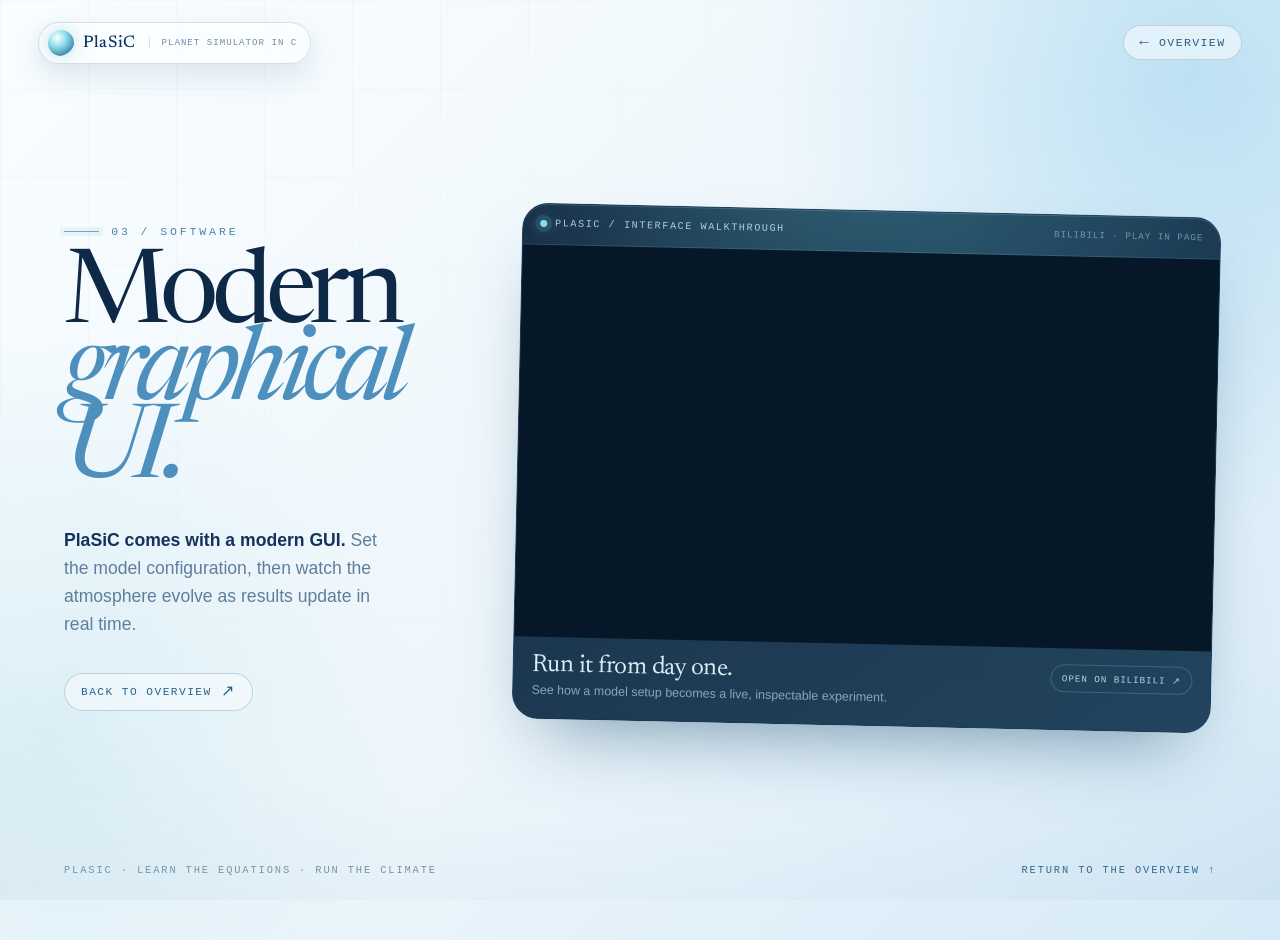
<file: docs-site/docs/software.html>
<!DOCTYPE html>
<html lang="en">
<head>
<meta charset="UTF-8">
<meta name="viewport" content="width=device-width, initial-scale=1.0">
<meta name="color-scheme" content="light">
<meta name="description" content="Explore the modern PlaSiC graphical interface and watch a short walkthrough of a climate experiment.">
<meta name="theme-color" content="#e9f3fb">
<link rel="icon" type="image/svg+xml" href="data:image/svg+xml,%3Csvg xmlns='http://www.w3.org/2000/svg' viewBox='0 0 64 64'%3E%3Cdefs%3E%3CradialGradient id='g' cx='35%25' cy='28%25'%3E%3Cstop stop-color='%23dffaff'/%3E%3Cstop offset='.48' stop-color='%237fe0f2'/%3E%3Cstop offset='1' stop-color='%231d5d7c'/%3E%3C/radialGradient%3E%3C/defs%3E%3Ccircle cx='32' cy='32' r='25' fill='url(%23g)'/%3E%3Cpath d='M12 34c13-9 27-11 40-4' fill='none' stroke='%23fff' stroke-opacity='.7' stroke-width='2'/%3E%3C/svg%3E">
<title>PlaSiC — Modern graphical UI</title>
<link rel="preconnect" href="https://fonts.googleapis.com">
<link rel="preconnect" href="https://fonts.gstatic.com" crossorigin>
<link href="https://fonts.googleapis.com/css2?family=Newsreader:ital,opsz,wght@0,6..72,400;0,6..72,500;1,6..72,400&amp;family=STIX+Two+Text:ital,wght@0,400;0,500;1,400&amp;display=swap" rel="stylesheet">
<style>
:root{
  --ink:#14325a;
  --ink-deep:#0e2948;
  --muted:#607e9c;
  --faint:#7d96ac;
  --blue:#4d8fbd;
  --blue-dark:#205081;
  --cyan:#69c8d8;
  --line:rgba(29,77,112,.17);
  --line-soft:rgba(29,77,112,.1);
  --glass:rgba(252,255,255,.68);
  --font-elegant:'Newsreader','Bodoni 72','Didot','Baskerville','Times New Roman',serif;
  --font-body:-apple-system,BlinkMacSystemFont,'Segoe UI',Roboto,'Helvetica Neue',Arial,sans-serif,'PingFang SC','Microsoft YaHei';
  --font-mono:'SF Mono',SFMono-Regular,ui-monospace,Menlo,Consolas,'Liberation Mono',monospace;
}
*{box-sizing:border-box;margin:0;padding:0}
html{scroll-behavior:smooth}
body{
  min-height:100svh;overflow-x:hidden;color:var(--ink);font-family:var(--font-body);
  background:
    radial-gradient(48% 70% at 93% 8%,rgba(121,195,231,.4),transparent 70%),
    radial-gradient(40% 60% at 4% 78%,rgba(185,225,237,.38),transparent 72%),
    linear-gradient(135deg,#f9fdff 0%,#eff7fc 48%,#d6eaf7 100%);
  -webkit-font-smoothing:antialiased;text-rendering:optimizeLegibility;
}
body::before{content:"";position:fixed;inset:0;z-index:-1;pointer-events:none;opacity:.4;background-image:linear-gradient(rgba(34,91,128,.07) 1px,transparent 1px),linear-gradient(90deg,rgba(34,91,128,.07) 1px,transparent 1px);background-size:88px 88px;-webkit-mask-image:linear-gradient(145deg,#000,transparent 76%);mask-image:linear-gradient(145deg,#000,transparent 76%)}
body::after{content:"";position:fixed;inset:0;z-index:-1;pointer-events:none;background:radial-gradient(120% 100% at 50% 36%,transparent 55%,rgba(35,90,124,.1) 100%)}
a{color:inherit;text-decoration:none}
button{font:inherit}
:focus-visible{outline:none;box-shadow:0 0 0 3px rgba(77,143,189,.25),0 0 0 1px var(--blue-dark);border-radius:10px}

.topbar{position:fixed;z-index:10;top:clamp(1rem,2.4vh,1.5rem);left:clamp(1rem,3vw,2.5rem);right:clamp(1rem,3vw,2.5rem);display:flex;align-items:center;justify-content:space-between;gap:1rem;pointer-events:none}
.topbar>*{pointer-events:auto}
.brand{display:inline-flex;align-items:center;gap:.58rem;padding:.45rem .82rem .45rem .55rem;border:1px solid rgba(39,98,136,.18);border-radius:999px;background:rgba(252,255,255,.65);backdrop-filter:blur(16px);box-shadow:0 12px 30px rgba(36,86,120,.12),inset 0 1px 0 rgba(255,255,255,.9);font:500 1.05rem var(--font-elegant);letter-spacing:.04em;color:#0d3568;transition:transform .25s ease,background .25s ease}
.brand:hover{transform:translateY(-1px);background:rgba(255,255,255,.9)}
.brand-mark{width:26px;height:26px;border-radius:50%;background:radial-gradient(circle at 35% 30%,#fff 0%,#91e1ee 35%,#438eb1 72%,transparent 78%);box-shadow:0 0 18px rgba(90,164,191,.34)}
.brand-sub{margin-left:.22rem;padding-left:.7rem;border-left:1px solid rgba(39,98,136,.18);font:500 .57rem var(--font-mono);letter-spacing:.11em;text-transform:uppercase;color:rgba(13,53,104,.58)}
.back-link{display:inline-flex;align-items:center;gap:.55rem;padding:.63rem .95rem;border:1px solid rgba(28,78,113,.2);border-radius:999px;background:rgba(255,255,255,.52);backdrop-filter:blur(14px);font:.72rem var(--font-mono);letter-spacing:.12em;text-transform:uppercase;color:#2c5d82;transition:transform .25s ease,background .25s ease,border-color .25s ease}
.back-link span{font-size:1rem;line-height:0;transition:transform .25s ease}
.back-link:hover,.back-link:focus-visible{transform:translateY(-1px);border-color:rgba(32,80,129,.42);background:rgba(255,255,255,.86)}
.back-link:hover span{transform:translateX(-3px)}

.page{width:min(100%,1680px);margin:0 auto;padding:clamp(7rem,13vh,10rem) clamp(1.25rem,5vw,5.7rem) clamp(2.4rem,5vw,5rem)}
.hero{display:grid;grid-template-columns:minmax(260px,.7fr) minmax(520px,1.3fr);align-items:center;gap:clamp(2.6rem,6vw,7.5rem);min-height:min(78svh,820px)}
.eyebrow{display:flex;align-items:center;gap:.75rem;margin-bottom:clamp(1rem,2.4vh,1.75rem);font:500 .72rem var(--font-mono);letter-spacing:.25em;text-transform:uppercase;color:#4c86a8}
.eyebrow::before{content:"";width:2.2rem;height:1px;background:#65aec6;box-shadow:0 0 0 4px rgba(101,174,198,.1)}
h1{max-width:11.5ch;font:400 clamp(4.4rem,8vw,9.8rem)/.76 var(--font-elegant);letter-spacing:-.065em;color:var(--ink-deep);text-wrap:balance}
h1 em{font-style:italic;color:var(--blue)}
.lede{max-width:38ch;margin-top:clamp(1.5rem,3.8vh,2.7rem);font-size:clamp(1.1rem,1.35vw,1.42rem);line-height:1.58;color:var(--muted);text-wrap:pretty}
.lede strong{color:var(--ink);font-weight:600}
.actions{display:flex;flex-wrap:wrap;gap:.75rem;margin-top:clamp(1.55rem,3.8vh,2.6rem)}
.action{display:inline-flex;align-items:center;gap:.6rem;padding:.76rem 1rem;border-radius:999px;font:500 .7rem var(--font-mono);letter-spacing:.13em;text-transform:uppercase;transition:transform .25s ease,box-shadow .25s ease,background .25s ease}
.action.primary{color:#f7fcff;background:linear-gradient(135deg,#24567f,#3b85ab);box-shadow:0 16px 30px -15px rgba(28,79,118,.8)}
.action.secondary{border:1px solid rgba(36,88,124,.24);color:#2a638b;background:rgba(255,255,255,.43)}
.action:hover,.action:focus-visible{transform:translateY(-2px)}
.action.primary:hover{box-shadow:0 22px 36px -15px rgba(28,79,118,.95);background:linear-gradient(135deg,#1d496f,#347a9e)}
.action.secondary:hover{background:rgba(255,255,255,.86);border-color:rgba(36,88,124,.42)}
.action i{font-style:normal;font-size:1rem;line-height:0}

.video-card{position:relative;border:1px solid rgba(30,78,113,.28);border-radius:26px;background:linear-gradient(145deg,rgba(12,36,61,.96),rgba(14,49,77,.9));box-shadow:0 36px 76px -32px rgba(26,77,111,.58),inset 0 1px 0 rgba(255,255,255,.15);overflow:hidden;transform:rotate(1.25deg);transition:transform .45s cubic-bezier(.2,.8,.2,1),box-shadow .45s ease}
.video-card:hover{transform:rotate(0) translateY(-5px);box-shadow:0 46px 90px -32px rgba(26,77,111,.7),inset 0 1px 0 rgba(255,255,255,.17)}
.video-card::before{content:"";position:absolute;z-index:0;inset:-25% -10% auto;height:75%;pointer-events:none;background:radial-gradient(ellipse at 50% 0%,rgba(102,219,230,.33),transparent 68%);mix-blend-mode:screen}
.video-head{position:relative;z-index:1;display:flex;align-items:center;justify-content:space-between;gap:1rem;padding:.9rem 1.05rem;border-bottom:1px solid rgba(187,228,238,.14);font:500 .63rem var(--font-mono);letter-spacing:.16em;text-transform:uppercase;color:#b3cfde}
.video-head-left{display:flex;align-items:center;gap:.5rem}.video-head-left::before{content:"";width:7px;height:7px;border-radius:50%;background:#7fe0f2;box-shadow:0 0 0 5px rgba(127,224,242,.12),0 0 16px rgba(127,224,242,.7)}
.video-head small{font-size:.58rem;letter-spacing:.1em;color:#7095aa}
.video-frame{position:relative;z-index:1;aspect-ratio:16 / 9;background:#061827}
.video-frame iframe{display:block;width:100%;height:100%;border:0}
.video-caption{position:relative;z-index:1;display:flex;align-items:flex-start;justify-content:space-between;gap:1rem;padding:1rem 1.15rem 1.15rem;color:#d9ecf3}
.video-caption strong{display:block;font:400 1.55rem var(--font-elegant);letter-spacing:-.02em}.video-caption span{display:block;margin-top:.28rem;font-size:.78rem;line-height:1.4;color:#83a9ba}
.video-out{display:inline-flex;align-items:center;gap:.35rem;padding:.45rem .62rem;border:1px solid rgba(170,221,234,.22);border-radius:999px;font:500 .58rem var(--font-mono);letter-spacing:.1em;text-transform:uppercase;color:#a9d8e5;white-space:nowrap;transition:background .25s ease,border-color .25s ease}
.video-out:hover{background:rgba(127,224,242,.14);border-color:rgba(170,221,234,.48)}

.footer{display:flex;justify-content:space-between;gap:1rem;padding-top:clamp(2.5rem,5vh,4rem);font:500 .65rem var(--font-mono);letter-spacing:.18em;text-transform:uppercase;color:#7794a8}.footer a{color:#2f6b91;transition:color .2s ease}.footer a:hover{color:#163e61}

@media(max-width:980px){.hero{grid-template-columns:1fr;gap:3rem;min-height:0}.hero-copy{max-width:46rem}h1{max-width:9ch}.video-card{max-width:860px;margin:0 auto;transform:none}.video-card:hover{transform:translateY(-3px)}}
@media(max-width:680px){.topbar{align-items:flex-start}.brand-sub{display:none}.back-link{padding:.56rem .75rem;font-size:.62rem}.page{padding:6.8rem 1.1rem 2rem}.hero{gap:2rem}.eyebrow{font-size:.62rem;letter-spacing:.18em}h1{font-size:clamp(4rem,18vw,6.3rem)}.lede{font-size:1.02rem}.actions{gap:.55rem}.action{font-size:.62rem;padding:.7rem .82rem}.video-card{border-radius:18px}.video-head{padding:.75rem .82rem;font-size:.54rem}.video-head small{font-size:.48rem}.video-caption{display:block;padding:.85rem .9rem 1rem}.video-caption strong{font-size:1.35rem}.video-out{margin-top:.8rem}.footer{display:block;line-height:1.8}.footer a{display:block;margin-top:.4rem}}
@media(prefers-reduced-motion:reduce){*,*::before,*::after{animation-duration:.001ms!important;transition-duration:.001ms!important;scroll-behavior:auto!important}}
</style>
</head>
<body>
  <header class="topbar">
    <a class="brand" href="index.html#s4" aria-label="Back to PlaSiC overview">
      <span class="brand-mark" aria-hidden="true"></span>
      <span>PlaSiC</span>
      <span class="brand-sub">Planet Simulator in C</span>
    </a>
    <a class="back-link" href="index.html#s4"><span aria-hidden="true">←</span> Overview</a>
  </header>

  <main class="page">
    <section class="hero" aria-labelledby="software-title">
      <div class="hero-copy">
        <p class="eyebrow">03 / Software</p>
        <h1 id="software-title">Modern <em>graphical UI.</em></h1>
        <p class="lede"><strong>PlaSiC comes with a modern GUI.</strong> Set the model configuration, then watch the atmosphere evolve as results update in real time.</p>
        <div class="actions">
          <a class="action secondary" href="index.html#s4">Back to overview <i aria-hidden="true">↗</i></a>
        </div>
      </div>

      <figure class="video-card" id="video" aria-labelledby="video-title">
        <div class="video-head"><span class="video-head-left">PlaSiC / interface walkthrough</span><small>BILIBILI · PLAY IN PAGE</small></div>
        <div class="video-frame">
          <iframe src="https://player.bilibili.com/player.html?bvid=BV1Q4h26FELk&amp;page=1&amp;high_quality=1&amp;danmaku=0&amp;autoplay=0" title="PlaSiC graphical interface walkthrough on Bilibili" allowfullscreen allow="fullscreen; autoplay; encrypted-media; picture-in-picture" referrerpolicy="strict-origin-when-cross-origin"></iframe>
        </div>
        <figcaption class="video-caption">
          <div><strong id="video-title">Run it from day one.</strong><span>See how a model setup becomes a live, inspectable experiment.</span></div>
          <a class="video-out" href="https://www.bilibili.com/video/BV1Q4h26FELk/?vd_source=dc9541b01ceb0c792766dbb80b069cd4" target="_blank" rel="noopener">Open on Bilibili ↗</a>
        </figcaption>
      </figure>
    </section>

    <footer class="footer"><span>PlaSiC · Learn the equations · Run the climate</span><a href="index.html#s4">Return to the overview ↑</a></footer>
  </main>
</body>
</html>
</file>
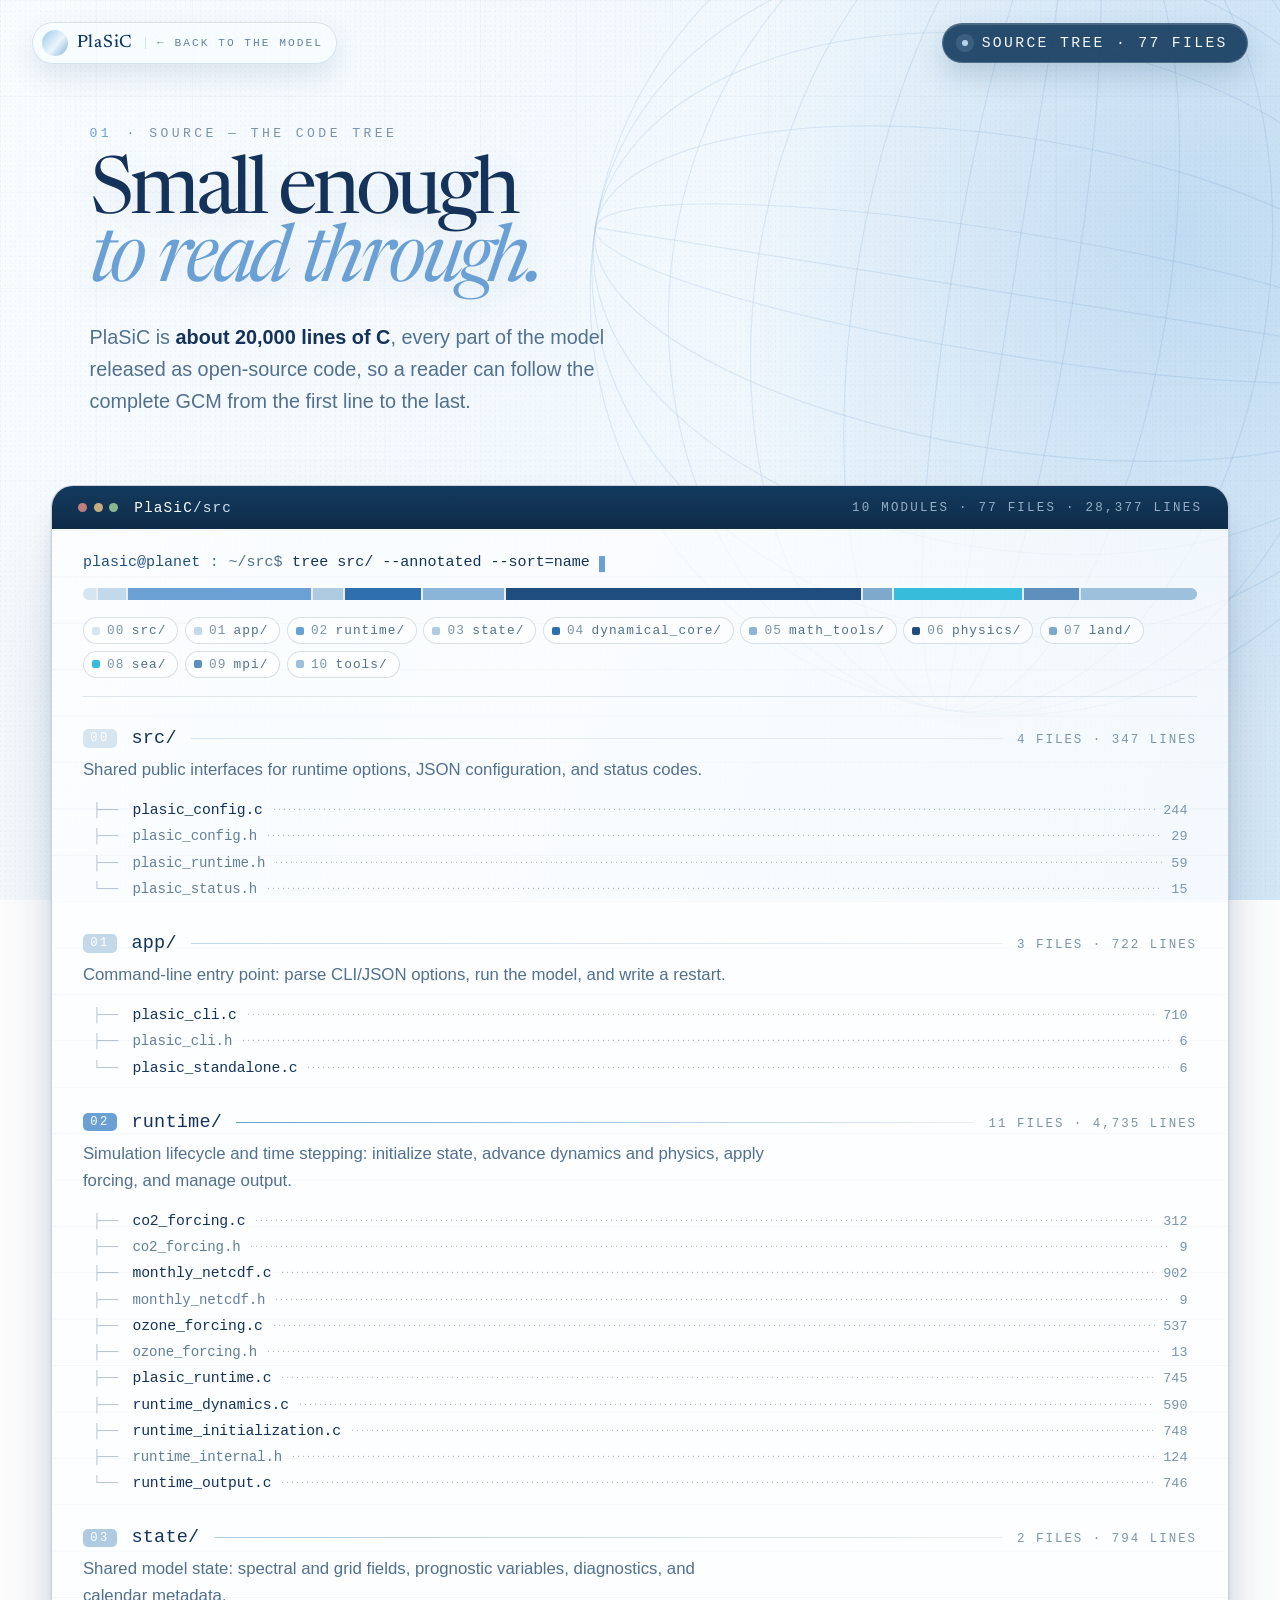
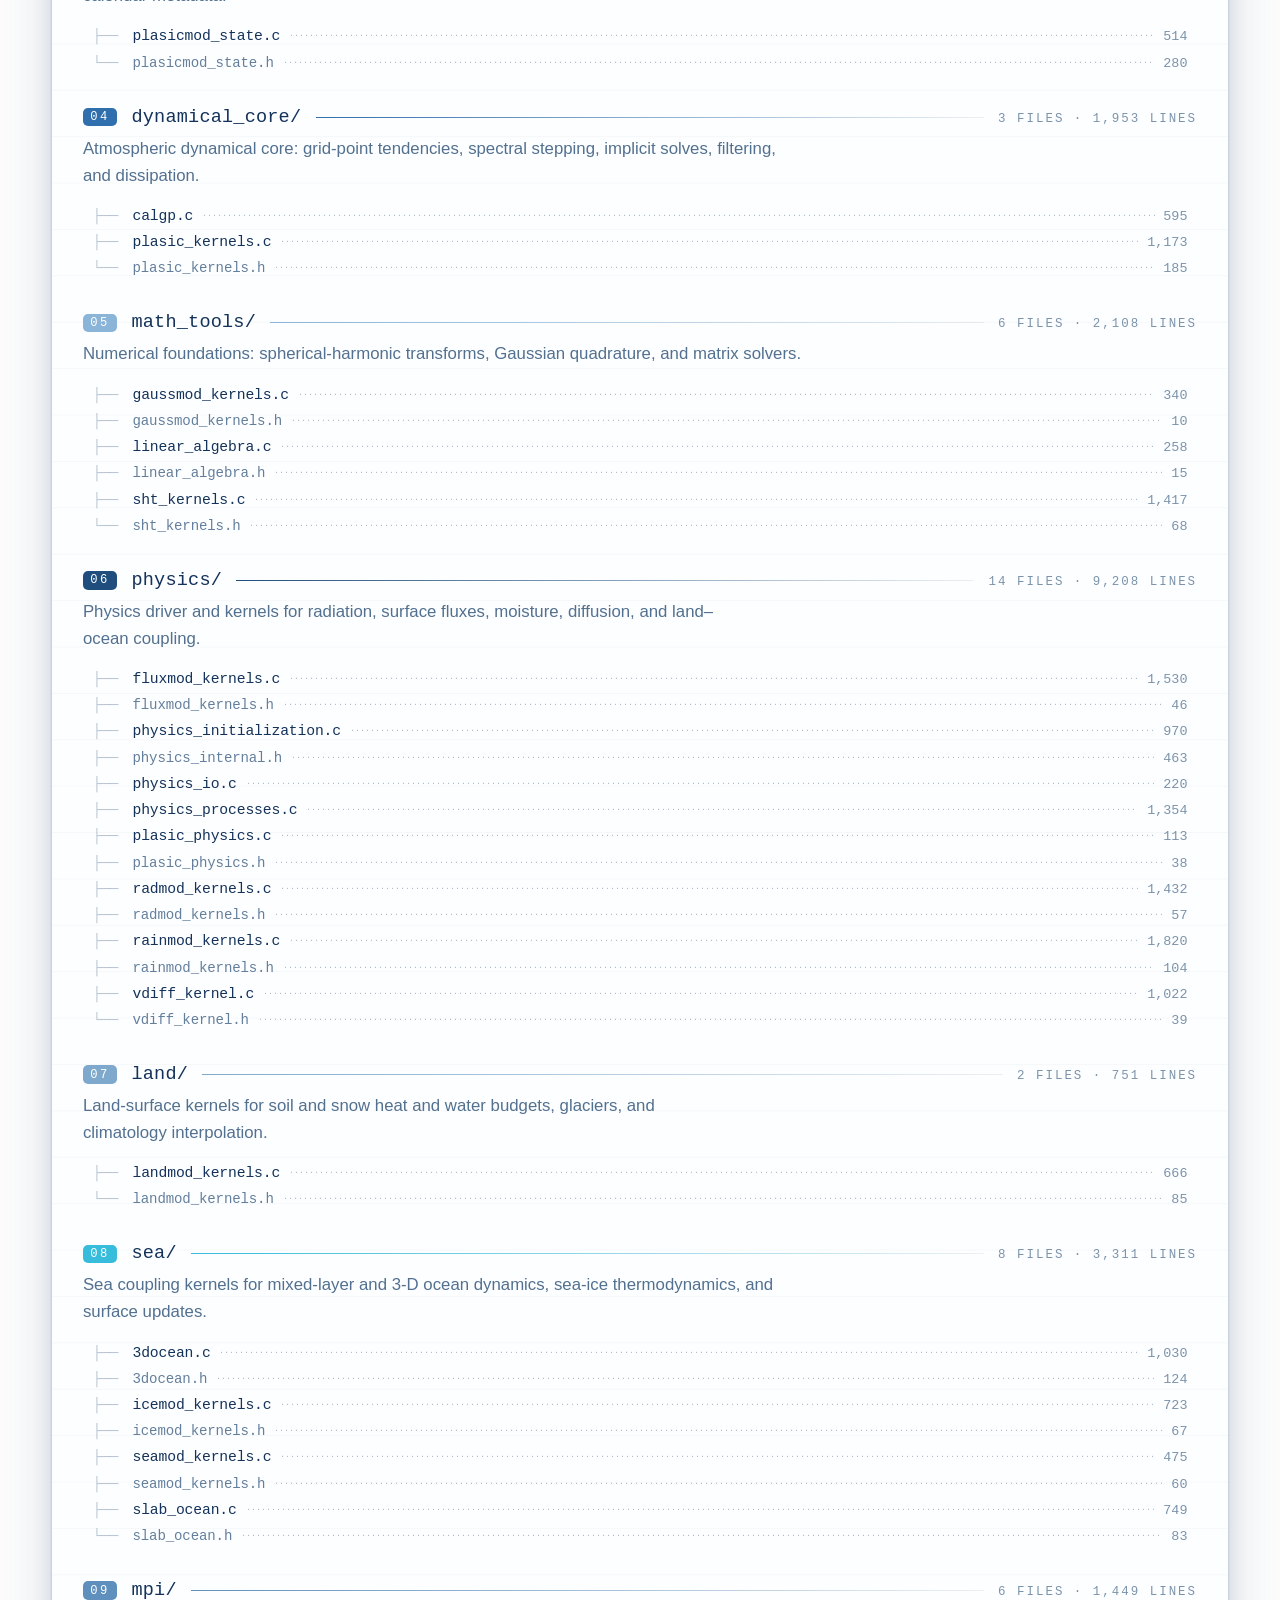
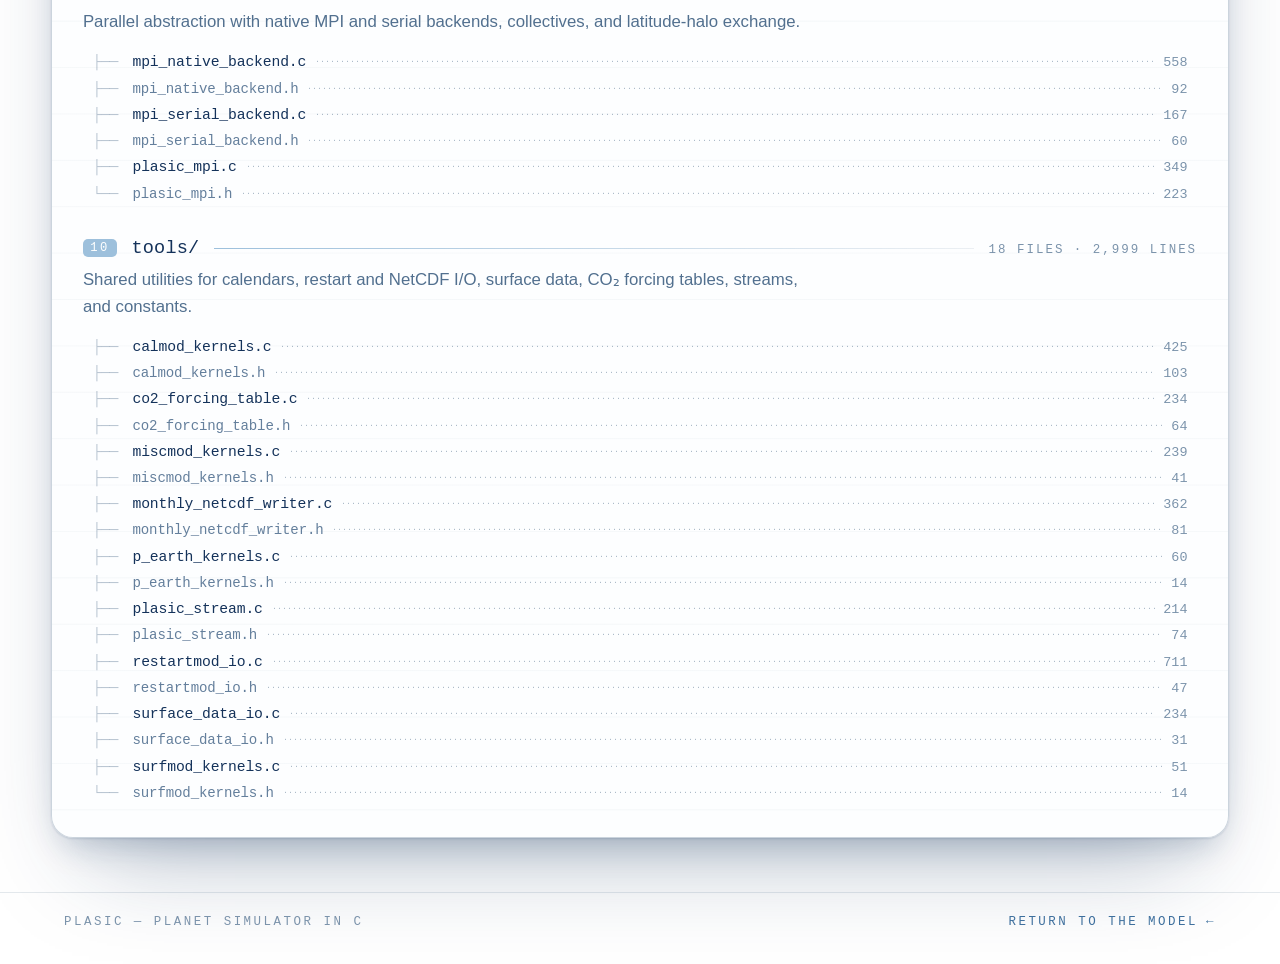
<file: docs-site/docs/source.html>
<!DOCTYPE html>
<html lang="en">
<head>
<meta charset="UTF-8">
<meta name="viewport" content="width=device-width, initial-scale=1.0">
<meta name="color-scheme" content="light">
<meta name="description" content="The complete PlaSiC source tree, file by file: about 20,000 lines of C, entirely open source and small enough to read from the first line to the last.">
<meta name="theme-color" content="#f8fcff">
<link rel="icon" type="image/svg+xml" href="data:image/svg+xml,%3Csvg xmlns='http://www.w3.org/2000/svg' viewBox='0 0 64 64'%3E%3Cdefs%3E%3CradialGradient id='g' cx='35%25' cy='28%25'%3E%3Cstop stop-color='%23dffaff'/%3E%3Cstop offset='.48' stop-color='%237fe0f2'/%3E%3Cstop offset='1' stop-color='%231d5d7c'/%3E%3C/radialGradient%3E%3C/defs%3E%3Ccircle cx='32' cy='32' r='25' fill='url(%23g)'/%3E%3Cpath d='M12 34c13-9 27-11 40-4' fill='none' stroke='%23fff' stroke-opacity='.7' stroke-width='2'/%3E%3C/svg%3E">
<title>PlaSiC — The Source Tree</title>
<link rel="preconnect" href="https://fonts.googleapis.com">
<link rel="preconnect" href="https://fonts.gstatic.com" crossorigin>
<link href="https://fonts.googleapis.com/css2?family=Newsreader:ital,opsz,wght@0,6..72,400;0,6..72,500;1,6..72,400&amp;display=swap" rel="stylesheet">

<style>
/* ============================================================
   1. TOKENS + RESET
   The palette is the ice-blue closing page of index.html,
   pushed a little further towards a workbench: same navy ink,
   same #6ba0d4 accent, hairline rules, one monospace grid.
   ============================================================ */
:root{
  --ink:#14325a;
  --soft:#647f9c;
  --soft-2:#52708f;
  --faint:#7b93ab;

  --blue:#6ba0d4;
  --blue-deep:#205081;
  --link:#3d6f9d;

  --line:rgba(28,64,102,.16);
  --line-soft:rgba(28,64,102,.12);
  --line-strong:rgba(28,64,102,.22);

  --glass:rgba(248,253,255,.66);
  --glass-line:rgba(35,91,130,.16);

  --navy:#133a5e;
  --navy-deep:#0f2c49;

  --font-elegant:'Newsreader','Bodoni 72','Didot','Baskerville','Times New Roman',serif;
  --font-display:'Bodoni 72','Didot','Bodoni MT',var(--font-elegant);
  --font-body:-apple-system,BlinkMacSystemFont,'Segoe UI',Roboto,'Helvetica Neue',Arial,sans-serif,'PingFang SC','Microsoft YaHei';
  --font-mono:'SF Mono',SFMono-Regular,ui-monospace,Menlo,Consolas,'Liberation Mono',monospace;

  --shadow-plate:
    0 1px 2px rgba(20,50,90,.14),
    0 16px 34px -12px rgba(20,50,90,.26),
    0 52px 96px -38px rgba(20,50,90,.34);
  --shadow-plate-hover:
    0 2px 3px rgba(20,50,90,.16),
    0 26px 50px -14px rgba(20,50,90,.30),
    0 76px 128px -44px rgba(20,50,90,.40);
  --focus-ring:
    0 0 0 3px rgba(107,160,212,.3),
    0 0 0 1px rgba(35,91,130,.8);
}

*{box-sizing:border-box;margin:0;padding:0}
html{scroll-behavior:smooth;scroll-padding-top:6rem}
body{
  font-family:var(--font-body);
  color:var(--ink);
  background:
    radial-gradient(54% 86% at 92% 26%, rgba(105,165,220,.28), transparent 66%),
    linear-gradient(112deg, #f8fcff 0%, #f1f8fd 53%, #d5e9f8 100%);
  background-attachment:fixed;
  -webkit-font-smoothing:antialiased;
  text-rendering:optimizeLegibility;
  overflow-x:hidden;
  min-height:100svh;
  animation:pageIn .55s ease both;
}
@keyframes pageIn{from{opacity:0}}
a{color:inherit;text-decoration:none}
img{display:block}
button{font-family:inherit;cursor:pointer;background:none;border:none;color:inherit}
::selection{background:rgba(107,160,212,.32);color:#0f2846}
:focus-visible{outline:none;box-shadow:var(--focus-ring);border-radius:10px}

/* ============================================================
   2. BACKGROUND — ice sweep, the book's graticule, dot grain,
      and a workbench grid that fades away down the page
   ============================================================ */
.bg{
  position:fixed;inset:0;z-index:0;pointer-events:none;
  background:radial-gradient(140% 120% at 55% 45%, transparent 70%, rgba(54,115,177,.09) 100%);
}
.bg .graticule{
  position:absolute;right:-16vw;top:-20vh;width:min(74vw,980px);
  opacity:.38;transform:rotate(9deg);
}
.bg .graticule svg{display:block;width:100%;height:auto}
.bg::before{
  content:"";position:absolute;inset:0;opacity:.5;
  background-image:
    linear-gradient(rgba(28,64,102,.05) 1px,transparent 1px),
    linear-gradient(90deg,rgba(28,64,102,.05) 1px,transparent 1px);
  background-size:96px 96px;
  -webkit-mask-image:linear-gradient(180deg,#000 12%,transparent 92%);
  mask-image:linear-gradient(180deg,#000 12%,transparent 92%);
}
.bg::after{
  content:"";position:absolute;inset:0;opacity:.55;mix-blend-mode:multiply;
  background-image:
    radial-gradient(circle at 12% 21%, rgba(23,58,92,.08) 0 .45px, transparent .7px),
    radial-gradient(circle at 73% 61%, rgba(23,58,92,.06) 0 .45px, transparent .7px);
  background-size:5px 5px,7px 7px;
}

/* ============================================================
   3. FIXED CHROME — the glass pills of index.html
   ============================================================ */
.topbar{
  position:fixed;z-index:30;
  top:clamp(1rem,2.4vh,1.5rem);
  left:clamp(1.1rem,2.5vw,2rem);right:clamp(1.1rem,2.5vw,2rem);
  display:flex;justify-content:space-between;align-items:center;gap:1rem;
  pointer-events:none;
}
.topbar > *{pointer-events:auto}
.brand{
  display:flex;align-items:center;gap:.55rem;
  padding:.46rem .82rem .46rem .56rem;
  border:1px solid var(--glass-line);border-radius:999px;
  background:var(--glass);
  -webkit-backdrop-filter:blur(16px) saturate(125%);
  backdrop-filter:blur(16px) saturate(125%);
  box-shadow:0 12px 28px rgba(32,78,112,.12),inset 0 1px 0 rgba(255,255,255,.86);
  font-family:var(--font-elegant);font-size:1.05rem;font-weight:500;letter-spacing:.04em;
  color:#0d3568;
  transition:transform .3s ease,border-color .3s ease,background .3s ease;
}
.brand:hover{transform:translateY(-1px);border-color:rgba(35,91,130,.3);background:rgba(255,255,255,.88)}
.brand .mark{
  width:26px;height:26px;border-radius:50%;flex:none;
  background:linear-gradient(130deg,#8fc2ea,#eaf4fb 56%,#6ea6d4);
  opacity:.9;
}
.brand .crumb{
  margin-left:.25rem;padding-left:.7rem;border-left:1px solid var(--glass-line);
  font-family:var(--font-mono);font-size:.62rem;letter-spacing:.18em;text-transform:uppercase;
  color:rgba(13,53,104,.62);
}
.edition{
  display:flex;align-items:center;gap:.85rem;
  padding:.68rem 1.2rem;border:1px solid rgba(255,255,255,.18);border-radius:99px;
  background:rgba(19,58,94,.9);color:#f5f7f9;
  box-shadow:0 12px 28px rgba(28,73,112,.2),inset 0 1px 0 rgba(255,255,255,.16);
  font-family:var(--font-mono);font-size:.86rem;letter-spacing:.16em;text-transform:uppercase;
  white-space:nowrap;
}
.edition::before{
  content:"";width:6px;height:6px;border-radius:50%;flex:none;
  background:#b8d4ec;box-shadow:0 0 0 6px rgba(184,212,236,.14);
}

/* ============================================================
   4. HERO — the argument for a source tree that is readable
   ============================================================ */
.hero{
  position:relative;z-index:2;
  max-width:1500px;margin:0 auto;
  display:grid;grid-template-columns:1fr;
  align-items:center;
  padding:clamp(7rem,14vh,10rem) clamp(3rem,7vw,7rem) clamp(2rem,4.5vh,3.2rem);
}
.kicker{
  font-family:var(--font-mono);font-size:.72rem;font-weight:500;
  letter-spacing:.26em;text-transform:uppercase;color:var(--faint);
}
.kicker b{color:var(--blue);font-weight:500;margin-right:.2rem}
.hero h1{
  margin-top:clamp(1rem,2.2vh,1.7rem);
  font-family:var(--font-display);
  font-size:clamp(3.6rem,6.2vw,7.4rem);font-weight:400;
  line-height:.86;letter-spacing:-.055em;color:var(--ink);
  text-shadow:0 10px 34px rgba(44,93,142,.12);
  text-wrap:balance;
}
.hero h1 em{font-style:italic;color:var(--blue)}
.lede{
  margin-top:clamp(1.2rem,2.8vh,2.2rem);
  max-width:48ch;
  font-size:clamp(1.15rem,1.45vw,1.55rem);line-height:1.6;color:var(--soft-2);
  text-wrap:pretty;
}
.lede strong{color:var(--ink);font-weight:600}

.dots{display:inline-flex;gap:.42rem;flex:none}
.dots i{width:9px;height:9px;border-radius:50%;background:#d9e7f3;opacity:.5}
.dots i:nth-child(1){background:#e08b84;opacity:.85}
.dots i:nth-child(2){background:#e7c489;opacity:.85}
.dots i:nth-child(3){background:#9ecf9b;opacity:.85}

/* ============================================================
   5. THE TREE — a terminal window holding the whole src/ map
   ============================================================ */
.map{
  position:relative;z-index:2;
  padding:clamp(1.2rem,3vh,2.4rem) clamp(1.2rem,4vw,4.4rem) clamp(2.4rem,6vh,4rem);
}
.term{
  max-width:1500px;margin:0 auto;
  border:1px solid var(--line-strong);border-radius:22px;overflow:hidden;
  background:rgba(252,254,255,.74);
  -webkit-backdrop-filter:blur(14px) saturate(120%);
  backdrop-filter:blur(14px) saturate(120%);
  box-shadow:var(--shadow-plate);
}
.term-bar{
  display:flex;align-items:center;gap:1rem;flex-wrap:wrap;
  padding:.85rem clamp(1rem,2.2vw,1.6rem);
  background:linear-gradient(180deg,var(--navy),var(--navy-deep));
  color:#e6f1fa;
}
.term-path{
  font-family:var(--font-mono);font-size:.8rem;letter-spacing:.08em;color:#cfe3f3;
}
.term-path b{font-weight:500;color:#fff}
.term-meta{
  margin-left:auto;
  font-family:var(--font-mono);font-size:.68rem;letter-spacing:.18em;text-transform:uppercase;
  color:rgba(207,227,243,.7);
}
.term-body{
  padding:clamp(1.1rem,2.6vh,1.8rem) clamp(1.1rem,2.4vw,2.2rem) clamp(1.6rem,3.4vh,2.4rem);
  background-image:linear-gradient(rgba(28,64,102,.035) 1px,transparent 1px);
  background-size:100% 2.9rem;
  background-position:0 1px;
}

/* ---- prompt + composition + module index ---- */
.prompt{
  font-family:var(--font-mono);font-size:.86rem;color:var(--soft-2);
  display:flex;align-items:center;gap:.6rem;flex-wrap:wrap;
}
.prompt .p-user{color:var(--blue-deep)}
.prompt .p-cmd{color:var(--ink)}
.caret{
  display:inline-block;width:.6ch;height:1.05em;transform:translateY(.14em);
  background:var(--blue);animation:blink 1.15s steps(1,end) infinite;
}
@keyframes blink{50%{opacity:0}}
.composition{
  display:flex;align-items:stretch;gap:2px;
  height:12px;margin-top:1.05rem;
  border-radius:99px;overflow:hidden;background:rgba(28,64,102,.08);
}
.composition span{
  display:block;flex-basis:0;min-width:3px;
  background:var(--c);
  transition:filter .3s ease;
}
.composition span:hover{filter:brightness(.82)}
.term-index{
  display:flex;flex-wrap:wrap;gap:.4rem;
  margin-top:1.1rem;padding-bottom:1.15rem;
  border-bottom:1px solid var(--line-soft);
}
.chip{
  display:inline-flex;align-items:center;gap:.45rem;
  padding:.32rem .68rem .32rem .5rem;
  border:1px solid var(--line);border-radius:999px;
  background:rgba(255,255,255,.6);
  font-family:var(--font-mono);font-size:.7rem;letter-spacing:.08em;color:var(--soft-2);
  transition:border-color .25s ease,background .25s ease,color .25s ease,transform .25s ease;
}
.chip i{width:8px;height:8px;border-radius:2px;background:var(--c);flex:none}
.chip b{font-weight:500;color:var(--faint)}
.chip:hover{border-color:rgba(37,92,140,.45);background:#fff;color:var(--ink);transform:translateY(-1px)}

/* ---- one module ---- */
.mod{margin-top:clamp(1.6rem,3.4vh,2.4rem)}
.mod-head{display:flex;align-items:baseline;gap:.9rem;flex-wrap:wrap}
.mod-num{
  font-family:var(--font-mono);font-size:.68rem;letter-spacing:.2em;color:#fff;
  background:var(--c);padding:.14rem .46rem;border-radius:5px;
  align-self:center;
}
.mod-dir{
  font-family:var(--font-mono);font-size:clamp(1.05rem,1.35vw,1.32rem);font-weight:500;
  letter-spacing:.01em;color:var(--ink);
}
.mod-rule{
  flex:1 1 3rem;height:1px;min-width:2rem;align-self:center;
  background:linear-gradient(90deg,var(--c),rgba(28,64,102,.08));
}
.mod-meta{
  font-family:var(--font-mono);font-size:.68rem;letter-spacing:.16em;text-transform:uppercase;
  color:var(--faint);white-space:nowrap;
}
.mod-note{
  margin-top:.5rem;max-width:78ch;
  font-size:clamp(.98rem,1.02vw,1.1rem);line-height:1.6;color:var(--soft-2);
  text-wrap:pretty;
}
.files{list-style:none;margin-top:.85rem}
.f{
  display:grid;
  grid-template-columns:1.75rem minmax(0,1fr);
  align-items:baseline;column-gap:.75rem;
  padding:.3rem .6rem .34rem;
  border-radius:8px;
  transition:background .22s ease;
}
.f:hover{background:rgba(255,255,255,.75)}
.br{font-family:var(--font-mono);font-size:.8rem;color:rgba(28,64,102,.3);user-select:none}
.fhead{display:flex;align-items:baseline;gap:.55rem;min-width:0}
.fn{
  font-family:var(--font-mono);font-size:.82rem;letter-spacing:-.01em;
  color:var(--ink);white-space:nowrap;overflow:hidden;text-overflow:ellipsis;
}
.fn.h{color:var(--soft);font-size:.79rem}
.lead{
  flex:1 1 auto;min-width:.6rem;height:1px;
  background-image:radial-gradient(circle,rgba(28,64,102,.42) 0 .5px,transparent .5px);
  background-size:5px 1px;background-repeat:repeat-x;background-position:0 100%;
  transform:translateY(-.26em);
}
.fl{
  font-family:var(--font-mono);font-size:.74rem;text-align:right;
  color:var(--faint);font-variant-numeric:tabular-nums;flex:none;
}
/* ============================================================
   6. FOOTER
   ============================================================ */
.site-foot{
  position:relative;z-index:2;
  max-width:1500px;margin:0 auto;
  display:flex;justify-content:space-between;align-items:center;gap:1.5rem;flex-wrap:wrap;
  padding:1.4rem clamp(2.4rem,5vw,5rem) 2.2rem;
  border-top:1px solid var(--line-soft);
  font-family:var(--font-mono);font-size:.68rem;letter-spacing:.2em;text-transform:uppercase;
  color:var(--faint);
}
.site-foot a{
  display:inline-flex;align-items:center;gap:.5rem;color:var(--link);
  transition:color .25s ease;
}
.site-foot a i{font-style:normal;transition:transform .3s ease}
.site-foot a:hover{color:var(--ink)}
.site-foot a:hover i{transform:translateX(-4px)}

/* ============================================================
   7. REVEAL + MOTION PREFERENCES
   ============================================================ */
.reveal{
  opacity:0;transform:translateY(26px);
  transition:opacity .9s ease var(--d,0s),transform 1s cubic-bezier(.16,.8,.28,1) var(--d,0s);
}
body.in .reveal{opacity:1;transform:none}

@media (prefers-reduced-motion:reduce){
  *,*::before,*::after{animation:none!important;transition:none!important}
  html{scroll-behavior:auto}
}

/* ============================================================
   8. RESPONSIVE
   ============================================================ */
@media (max-width:1180px){
  .hero{align-items:start;padding-top:7.6rem}
  .hero-copy{max-width:760px}
}
@media (max-width:900px){
  .f{grid-template-columns:1.5rem minmax(0,1fr);row-gap:.1rem}
}
@media (max-width:700px){
  .brand .crumb{display:none}
  .edition{font-size:.6rem;letter-spacing:.14em;padding:.56rem .85rem;gap:.6rem}
  .edition::before{box-shadow:0 0 0 5px rgba(184,212,236,.14)}
  .hero{padding:6.8rem 1.8rem 2rem;gap:2.2rem}
  .map{padding-left:1rem;padding-right:1rem}
  .term-meta{display:none}
  .term-body{background-size:100% 3.4rem}
  .site-foot{padding-left:1.4rem;padding-right:1.4rem}
}
@media (max-width:430px){
  .hero h1{font-size:clamp(2.8rem,12vw,3.5rem)}
  .f{grid-template-columns:1.35rem minmax(0,1fr);padding-left:0;padding-right:0}
}

/* Reading-size adjustments: keep the existing visual hierarchy while making
   the source tree's supporting text easier to read at normal zoom. */
.brand{font-size:1.12rem}
.brand .crumb{font-size:.7rem}
.edition{font-size:.92rem}
.kicker{font-size:.82rem}
.lede{font-size:clamp(1.22rem,1.55vw,1.68rem)}
.term-path{font-size:.9rem}
.term-meta{font-size:.78rem}
.prompt{font-size:.94rem}
.chip{font-size:.8rem}
.mod-num{font-size:.76rem}
.mod-dir{font-size:clamp(1.15rem,1.45vw,1.45rem)}
.mod-meta{font-size:.78rem}
.mod-note{font-size:clamp(1.05rem,1.1vw,1.18rem)}
.br{font-size:.9rem}
.fn{font-size:.92rem}
.fn.h{font-size:.88rem}
.fl{font-size:.84rem}
.site-foot{font-size:.78rem}

@media (max-width:700px){
  .edition{font-size:.68rem}
}
</style>
</head>
<body>

<!-- background layers -->
<div class="bg" aria-hidden="true">
  <div class="graticule" aria-hidden="true">
    <svg viewBox="0 0 800 800" fill="none" stroke="#2f6fae" stroke-width="1">
      <g stroke-opacity=".3">
        <circle cx="400" cy="400" r="356"/>
        <ellipse cx="400" cy="400" rx="356" ry="288"/>
        <ellipse cx="400" cy="400" rx="356" ry="216"/>
        <ellipse cx="400" cy="400" rx="356" ry="132"/>
        <ellipse cx="400" cy="400" rx="356" ry="52"/>
        <ellipse cx="400" cy="400" rx="288" ry="356"/>
        <ellipse cx="400" cy="400" rx="216" ry="356"/>
        <ellipse cx="400" cy="400" rx="132" ry="356"/>
        <ellipse cx="400" cy="400" rx="52" ry="356"/>
        <line x1="44" y1="400" x2="756" y2="400"/>
        <line x1="400" y1="44" x2="400" y2="756"/>
      </g>
    </svg>
  </div>
</div>

<!-- fixed chrome -->
<header class="topbar">
  <a class="brand" href="index.html">
    <span class="mark" aria-hidden="true"></span>
    <span>PlaSiC</span>
    <span class="crumb">← Back to the model</span>
  </a>
  <span class="edition">Source tree · 77 files</span>
</header>

<main>
  <!-- ============ HERO : the claim ============ -->
  <section class="hero">
    <div class="hero-copy">
      <p class="kicker reveal" style="--d:.05s"><b>01</b> · Source — the code tree</p>
      <h1 class="reveal" style="--d:.12s">Small enough<br><em>to read through.</em></h1>
      <p class="lede reveal" style="--d:.2s">
        PlaSiC is <strong>about 20,000 lines of C</strong>,
        every part of the model released as open-source code, so a
        reader can follow the complete GCM from the first line to the last.
      </p>
    </div>

  </section>

  <!-- ============ THE TREE ============ -->
  <section class="map">
    <div class="term reveal" style="--d:.1s">
      <div class="term-bar">
        <span class="dots" aria-hidden="true"><i></i><i></i><i></i></span>
        <span class="term-path"><b>PlaSiC</b>/src</span>
        <span class="term-meta">10 modules · 77 files · 28,377 lines</span>
      </div>

      <div class="term-body">
        <p class="prompt" aria-hidden="true"><span class="p-user">plasic@planet</span><span>:</span><span>~/src$</span><span class="p-cmd">tree src/ --annotated --sort=name</span><span class="caret"></span></p>

        <div class="composition" role="img" aria-label="Share of the source lines held by each module">
        <span style="--c:#d7e5f0;flex-grow:347" title="src/ 347 lines"></span>
        <span style="--c:#c3d9ea;flex-grow:722" title="app/ 722 lines"></span>
        <span style="--c:#6ba0d4;flex-grow:4735" title="runtime/ 4,735 lines"></span>
        <span style="--c:#aecbe2;flex-grow:794" title="state/ 794 lines"></span>
        <span style="--c:#2f6fae;flex-grow:1953" title="dynamical_core/ 1,953 lines"></span>
        <span style="--c:#8ab4d8;flex-grow:2108" title="math_tools/ 2,108 lines"></span>
        <span style="--c:#1f4e7e;flex-grow:9208" title="physics/ 9,208 lines"></span>
        <span style="--c:#7fa9cc;flex-grow:751" title="land/ 751 lines"></span>
        <span style="--c:#37bddb;flex-grow:3311" title="sea/ 3,311 lines"></span>
        <span style="--c:#5f8fbd;flex-grow:1449" title="mpi/ 1,449 lines"></span>
        <span style="--c:#9dc0dc;flex-grow:2999" title="tools/ 2,999 lines"></span>
        </div>

        <nav class="term-index" aria-label="Modules">
        <a class="chip" href="#mod-root"><i style="--c:#d7e5f0" aria-hidden="true"></i><b>00</b>src/</a>
        <a class="chip" href="#mod-app"><i style="--c:#c3d9ea" aria-hidden="true"></i><b>01</b>app/</a>
        <a class="chip" href="#mod-runtime"><i style="--c:#6ba0d4" aria-hidden="true"></i><b>02</b>runtime/</a>
        <a class="chip" href="#mod-state"><i style="--c:#aecbe2" aria-hidden="true"></i><b>03</b>state/</a>
        <a class="chip" href="#mod-dynamical_core"><i style="--c:#2f6fae" aria-hidden="true"></i><b>04</b>dynamical_core/</a>
        <a class="chip" href="#mod-math_tools"><i style="--c:#8ab4d8" aria-hidden="true"></i><b>05</b>math_tools/</a>
        <a class="chip" href="#mod-physics"><i style="--c:#1f4e7e" aria-hidden="true"></i><b>06</b>physics/</a>
        <a class="chip" href="#mod-land"><i style="--c:#7fa9cc" aria-hidden="true"></i><b>07</b>land/</a>
        <a class="chip" href="#mod-sea"><i style="--c:#37bddb" aria-hidden="true"></i><b>08</b>sea/</a>
        <a class="chip" href="#mod-mpi"><i style="--c:#5f8fbd" aria-hidden="true"></i><b>09</b>mpi/</a>
        <a class="chip" href="#mod-tools"><i style="--c:#9dc0dc" aria-hidden="true"></i><b>10</b>tools/</a>
        </nav>

      <article class="mod" id="mod-root" style="--c:#d7e5f0">
        <header class="mod-head">
          <span class="mod-num">00</span>
          <h2 class="mod-dir">src/</h2>
          <span class="mod-rule" aria-hidden="true"></span>
          <span class="mod-meta">4 files · 347 lines</span>
        </header>
        <p class="mod-note">Shared public interfaces for runtime options, JSON configuration, and status codes.</p>
        <ul class="files">
        <li class="f">
          <span class="br" aria-hidden="true">├──</span>
          <span class="fhead">
            <code class="fn c">plasic_config.c</code>
            <span class="lead" aria-hidden="true"></span>
            <span class="fl">244</span>
          </span>
        </li>
        <li class="f">
          <span class="br" aria-hidden="true">├──</span>
          <span class="fhead">
            <code class="fn h">plasic_config.h</code>
            <span class="lead" aria-hidden="true"></span>
            <span class="fl">29</span>
          </span>
        </li>
        <li class="f">
          <span class="br" aria-hidden="true">├──</span>
          <span class="fhead">
            <code class="fn h">plasic_runtime.h</code>
            <span class="lead" aria-hidden="true"></span>
            <span class="fl">59</span>
          </span>
        </li>
        <li class="f">
          <span class="br" aria-hidden="true">└──</span>
          <span class="fhead">
            <code class="fn h">plasic_status.h</code>
            <span class="lead" aria-hidden="true"></span>
            <span class="fl">15</span>
          </span>
        </li>
        </ul>
      </article>
      <article class="mod" id="mod-app" style="--c:#c3d9ea">
        <header class="mod-head">
          <span class="mod-num">01</span>
          <h2 class="mod-dir">app/</h2>
          <span class="mod-rule" aria-hidden="true"></span>
          <span class="mod-meta">3 files · 722 lines</span>
        </header>
        <p class="mod-note">Command-line entry point: parse CLI/JSON options, run the model, and write a restart.</p>
        <ul class="files">
        <li class="f">
          <span class="br" aria-hidden="true">├──</span>
          <span class="fhead">
            <code class="fn c">plasic_cli.c</code>
            <span class="lead" aria-hidden="true"></span>
            <span class="fl">710</span>
          </span>
        </li>
        <li class="f">
          <span class="br" aria-hidden="true">├──</span>
          <span class="fhead">
            <code class="fn h">plasic_cli.h</code>
            <span class="lead" aria-hidden="true"></span>
            <span class="fl">6</span>
          </span>
        </li>
        <li class="f">
          <span class="br" aria-hidden="true">└──</span>
          <span class="fhead">
            <code class="fn c">plasic_standalone.c</code>
            <span class="lead" aria-hidden="true"></span>
            <span class="fl">6</span>
          </span>
        </li>
        </ul>
      </article>
      <article class="mod" id="mod-runtime" style="--c:#6ba0d4">
        <header class="mod-head">
          <span class="mod-num">02</span>
          <h2 class="mod-dir">runtime/</h2>
          <span class="mod-rule" aria-hidden="true"></span>
          <span class="mod-meta">11 files · 4,735 lines</span>
        </header>
        <p class="mod-note">Simulation lifecycle and time stepping: initialize state, advance dynamics and physics, apply forcing, and manage output.</p>
        <ul class="files">
        <li class="f">
          <span class="br" aria-hidden="true">├──</span>
          <span class="fhead">
            <code class="fn c">co2_forcing.c</code>
            <span class="lead" aria-hidden="true"></span>
            <span class="fl">312</span>
          </span>
        </li>
        <li class="f">
          <span class="br" aria-hidden="true">├──</span>
          <span class="fhead">
            <code class="fn h">co2_forcing.h</code>
            <span class="lead" aria-hidden="true"></span>
            <span class="fl">9</span>
          </span>
        </li>
        <li class="f">
          <span class="br" aria-hidden="true">├──</span>
          <span class="fhead">
            <code class="fn c">monthly_netcdf.c</code>
            <span class="lead" aria-hidden="true"></span>
            <span class="fl">902</span>
          </span>
        </li>
        <li class="f">
          <span class="br" aria-hidden="true">├──</span>
          <span class="fhead">
            <code class="fn h">monthly_netcdf.h</code>
            <span class="lead" aria-hidden="true"></span>
            <span class="fl">9</span>
          </span>
        </li>
        <li class="f">
          <span class="br" aria-hidden="true">├──</span>
          <span class="fhead">
            <code class="fn c">ozone_forcing.c</code>
            <span class="lead" aria-hidden="true"></span>
            <span class="fl">537</span>
          </span>
        </li>
        <li class="f">
          <span class="br" aria-hidden="true">├──</span>
          <span class="fhead">
            <code class="fn h">ozone_forcing.h</code>
            <span class="lead" aria-hidden="true"></span>
            <span class="fl">13</span>
          </span>
        </li>
        <li class="f">
          <span class="br" aria-hidden="true">├──</span>
          <span class="fhead">
            <code class="fn c">plasic_runtime.c</code>
            <span class="lead" aria-hidden="true"></span>
            <span class="fl">745</span>
          </span>
        </li>
        <li class="f">
          <span class="br" aria-hidden="true">├──</span>
          <span class="fhead">
            <code class="fn c">runtime_dynamics.c</code>
            <span class="lead" aria-hidden="true"></span>
            <span class="fl">590</span>
          </span>
        </li>
        <li class="f">
          <span class="br" aria-hidden="true">├──</span>
          <span class="fhead">
            <code class="fn c">runtime_initialization.c</code>
            <span class="lead" aria-hidden="true"></span>
            <span class="fl">748</span>
          </span>
        </li>
        <li class="f">
          <span class="br" aria-hidden="true">├──</span>
          <span class="fhead">
            <code class="fn h">runtime_internal.h</code>
            <span class="lead" aria-hidden="true"></span>
            <span class="fl">124</span>
          </span>
        </li>
        <li class="f">
          <span class="br" aria-hidden="true">└──</span>
          <span class="fhead">
            <code class="fn c">runtime_output.c</code>
            <span class="lead" aria-hidden="true"></span>
            <span class="fl">746</span>
          </span>
        </li>
        </ul>
      </article>
      <article class="mod" id="mod-state" style="--c:#aecbe2">
        <header class="mod-head">
          <span class="mod-num">03</span>
          <h2 class="mod-dir">state/</h2>
          <span class="mod-rule" aria-hidden="true"></span>
          <span class="mod-meta">2 files · 794 lines</span>
        </header>
        <p class="mod-note">Shared model state: spectral and grid fields, prognostic variables, diagnostics, and calendar metadata.</p>
        <ul class="files">
        <li class="f">
          <span class="br" aria-hidden="true">├──</span>
          <span class="fhead">
            <code class="fn c">plasicmod_state.c</code>
            <span class="lead" aria-hidden="true"></span>
            <span class="fl">514</span>
          </span>
        </li>
        <li class="f">
          <span class="br" aria-hidden="true">└──</span>
          <span class="fhead">
            <code class="fn h">plasicmod_state.h</code>
            <span class="lead" aria-hidden="true"></span>
            <span class="fl">280</span>
          </span>
        </li>
        </ul>
      </article>
      <article class="mod" id="mod-dynamical_core" style="--c:#2f6fae">
        <header class="mod-head">
          <span class="mod-num">04</span>
          <h2 class="mod-dir">dynamical_core/</h2>
          <span class="mod-rule" aria-hidden="true"></span>
          <span class="mod-meta">3 files · 1,953 lines</span>
        </header>
        <p class="mod-note">Atmospheric dynamical core: grid-point tendencies, spectral stepping, implicit solves, filtering, and dissipation.</p>
        <ul class="files">
        <li class="f">
          <span class="br" aria-hidden="true">├──</span>
          <span class="fhead">
            <code class="fn c">calgp.c</code>
            <span class="lead" aria-hidden="true"></span>
            <span class="fl">595</span>
          </span>
        </li>
        <li class="f">
          <span class="br" aria-hidden="true">├──</span>
          <span class="fhead">
            <code class="fn c">plasic_kernels.c</code>
            <span class="lead" aria-hidden="true"></span>
            <span class="fl">1,173</span>
          </span>
        </li>
        <li class="f">
          <span class="br" aria-hidden="true">└──</span>
          <span class="fhead">
            <code class="fn h">plasic_kernels.h</code>
            <span class="lead" aria-hidden="true"></span>
            <span class="fl">185</span>
          </span>
        </li>
        </ul>
      </article>
      <article class="mod" id="mod-math_tools" style="--c:#8ab4d8">
        <header class="mod-head">
          <span class="mod-num">05</span>
          <h2 class="mod-dir">math_tools/</h2>
          <span class="mod-rule" aria-hidden="true"></span>
          <span class="mod-meta">6 files · 2,108 lines</span>
        </header>
        <p class="mod-note">Numerical foundations: spherical-harmonic transforms, Gaussian quadrature, and matrix solvers.</p>
        <ul class="files">
        <li class="f">
          <span class="br" aria-hidden="true">├──</span>
          <span class="fhead">
            <code class="fn c">gaussmod_kernels.c</code>
            <span class="lead" aria-hidden="true"></span>
            <span class="fl">340</span>
          </span>
        </li>
        <li class="f">
          <span class="br" aria-hidden="true">├──</span>
          <span class="fhead">
            <code class="fn h">gaussmod_kernels.h</code>
            <span class="lead" aria-hidden="true"></span>
            <span class="fl">10</span>
          </span>
        </li>
        <li class="f">
          <span class="br" aria-hidden="true">├──</span>
          <span class="fhead">
            <code class="fn c">linear_algebra.c</code>
            <span class="lead" aria-hidden="true"></span>
            <span class="fl">258</span>
          </span>
        </li>
        <li class="f">
          <span class="br" aria-hidden="true">├──</span>
          <span class="fhead">
            <code class="fn h">linear_algebra.h</code>
            <span class="lead" aria-hidden="true"></span>
            <span class="fl">15</span>
          </span>
        </li>
        <li class="f">
          <span class="br" aria-hidden="true">├──</span>
          <span class="fhead">
            <code class="fn c">sht_kernels.c</code>
            <span class="lead" aria-hidden="true"></span>
            <span class="fl">1,417</span>
          </span>
        </li>
        <li class="f">
          <span class="br" aria-hidden="true">└──</span>
          <span class="fhead">
            <code class="fn h">sht_kernels.h</code>
            <span class="lead" aria-hidden="true"></span>
            <span class="fl">68</span>
          </span>
        </li>
        </ul>
      </article>
      <article class="mod" id="mod-physics" style="--c:#1f4e7e">
        <header class="mod-head">
          <span class="mod-num">06</span>
          <h2 class="mod-dir">physics/</h2>
          <span class="mod-rule" aria-hidden="true"></span>
          <span class="mod-meta">14 files · 9,208 lines</span>
        </header>
        <p class="mod-note">Physics driver and kernels for radiation, surface fluxes, moisture, diffusion, and land–ocean coupling.</p>
        <ul class="files">
        <li class="f">
          <span class="br" aria-hidden="true">├──</span>
          <span class="fhead">
            <code class="fn c">fluxmod_kernels.c</code>
            <span class="lead" aria-hidden="true"></span>
            <span class="fl">1,530</span>
          </span>
        </li>
        <li class="f">
          <span class="br" aria-hidden="true">├──</span>
          <span class="fhead">
            <code class="fn h">fluxmod_kernels.h</code>
            <span class="lead" aria-hidden="true"></span>
            <span class="fl">46</span>
          </span>
        </li>
        <li class="f">
          <span class="br" aria-hidden="true">├──</span>
          <span class="fhead">
            <code class="fn c">physics_initialization.c</code>
            <span class="lead" aria-hidden="true"></span>
            <span class="fl">970</span>
          </span>
        </li>
        <li class="f">
          <span class="br" aria-hidden="true">├──</span>
          <span class="fhead">
            <code class="fn h">physics_internal.h</code>
            <span class="lead" aria-hidden="true"></span>
            <span class="fl">463</span>
          </span>
        </li>
        <li class="f">
          <span class="br" aria-hidden="true">├──</span>
          <span class="fhead">
            <code class="fn c">physics_io.c</code>
            <span class="lead" aria-hidden="true"></span>
            <span class="fl">220</span>
          </span>
        </li>
        <li class="f">
          <span class="br" aria-hidden="true">├──</span>
          <span class="fhead">
            <code class="fn c">physics_processes.c</code>
            <span class="lead" aria-hidden="true"></span>
            <span class="fl">1,354</span>
          </span>
        </li>
        <li class="f">
          <span class="br" aria-hidden="true">├──</span>
          <span class="fhead">
            <code class="fn c">plasic_physics.c</code>
            <span class="lead" aria-hidden="true"></span>
            <span class="fl">113</span>
          </span>
        </li>
        <li class="f">
          <span class="br" aria-hidden="true">├──</span>
          <span class="fhead">
            <code class="fn h">plasic_physics.h</code>
            <span class="lead" aria-hidden="true"></span>
            <span class="fl">38</span>
          </span>
        </li>
        <li class="f">
          <span class="br" aria-hidden="true">├──</span>
          <span class="fhead">
            <code class="fn c">radmod_kernels.c</code>
            <span class="lead" aria-hidden="true"></span>
            <span class="fl">1,432</span>
          </span>
        </li>
        <li class="f">
          <span class="br" aria-hidden="true">├──</span>
          <span class="fhead">
            <code class="fn h">radmod_kernels.h</code>
            <span class="lead" aria-hidden="true"></span>
            <span class="fl">57</span>
          </span>
        </li>
        <li class="f">
          <span class="br" aria-hidden="true">├──</span>
          <span class="fhead">
            <code class="fn c">rainmod_kernels.c</code>
            <span class="lead" aria-hidden="true"></span>
            <span class="fl">1,820</span>
          </span>
        </li>
        <li class="f">
          <span class="br" aria-hidden="true">├──</span>
          <span class="fhead">
            <code class="fn h">rainmod_kernels.h</code>
            <span class="lead" aria-hidden="true"></span>
            <span class="fl">104</span>
          </span>
        </li>
        <li class="f">
          <span class="br" aria-hidden="true">├──</span>
          <span class="fhead">
            <code class="fn c">vdiff_kernel.c</code>
            <span class="lead" aria-hidden="true"></span>
            <span class="fl">1,022</span>
          </span>
        </li>
        <li class="f">
          <span class="br" aria-hidden="true">└──</span>
          <span class="fhead">
            <code class="fn h">vdiff_kernel.h</code>
            <span class="lead" aria-hidden="true"></span>
            <span class="fl">39</span>
          </span>
        </li>
        </ul>
      </article>
      <article class="mod" id="mod-land" style="--c:#7fa9cc">
        <header class="mod-head">
          <span class="mod-num">07</span>
          <h2 class="mod-dir">land/</h2>
          <span class="mod-rule" aria-hidden="true"></span>
          <span class="mod-meta">2 files · 751 lines</span>
        </header>
        <p class="mod-note">Land-surface kernels for soil and snow heat and water budgets, glaciers, and climatology interpolation.</p>
        <ul class="files">
        <li class="f">
          <span class="br" aria-hidden="true">├──</span>
          <span class="fhead">
            <code class="fn c">landmod_kernels.c</code>
            <span class="lead" aria-hidden="true"></span>
            <span class="fl">666</span>
          </span>
        </li>
        <li class="f">
          <span class="br" aria-hidden="true">└──</span>
          <span class="fhead">
            <code class="fn h">landmod_kernels.h</code>
            <span class="lead" aria-hidden="true"></span>
            <span class="fl">85</span>
          </span>
        </li>
        </ul>
      </article>
      <article class="mod" id="mod-sea" style="--c:#37bddb">
        <header class="mod-head">
          <span class="mod-num">08</span>
          <h2 class="mod-dir">sea/</h2>
          <span class="mod-rule" aria-hidden="true"></span>
          <span class="mod-meta">8 files · 3,311 lines</span>
        </header>
        <p class="mod-note">Sea coupling kernels for mixed-layer and 3-D ocean dynamics, sea-ice thermodynamics, and surface updates.</p>
        <ul class="files">
        <li class="f">
          <span class="br" aria-hidden="true">├──</span>
          <span class="fhead">
            <code class="fn c">3docean.c</code>
            <span class="lead" aria-hidden="true"></span>
            <span class="fl">1,030</span>
          </span>
        </li>
        <li class="f">
          <span class="br" aria-hidden="true">├──</span>
          <span class="fhead">
            <code class="fn h">3docean.h</code>
            <span class="lead" aria-hidden="true"></span>
            <span class="fl">124</span>
          </span>
        </li>
        <li class="f">
          <span class="br" aria-hidden="true">├──</span>
          <span class="fhead">
            <code class="fn c">icemod_kernels.c</code>
            <span class="lead" aria-hidden="true"></span>
            <span class="fl">723</span>
          </span>
        </li>
        <li class="f">
          <span class="br" aria-hidden="true">├──</span>
          <span class="fhead">
            <code class="fn h">icemod_kernels.h</code>
            <span class="lead" aria-hidden="true"></span>
            <span class="fl">67</span>
          </span>
        </li>
        <li class="f">
          <span class="br" aria-hidden="true">├──</span>
          <span class="fhead">
            <code class="fn c">seamod_kernels.c</code>
            <span class="lead" aria-hidden="true"></span>
            <span class="fl">475</span>
          </span>
        </li>
        <li class="f">
          <span class="br" aria-hidden="true">├──</span>
          <span class="fhead">
            <code class="fn h">seamod_kernels.h</code>
            <span class="lead" aria-hidden="true"></span>
            <span class="fl">60</span>
          </span>
        </li>
        <li class="f">
          <span class="br" aria-hidden="true">├──</span>
          <span class="fhead">
            <code class="fn c">slab_ocean.c</code>
            <span class="lead" aria-hidden="true"></span>
            <span class="fl">749</span>
          </span>
        </li>
        <li class="f">
          <span class="br" aria-hidden="true">└──</span>
          <span class="fhead">
            <code class="fn h">slab_ocean.h</code>
            <span class="lead" aria-hidden="true"></span>
            <span class="fl">83</span>
          </span>
        </li>
        </ul>
      </article>
      <article class="mod" id="mod-mpi" style="--c:#5f8fbd">
        <header class="mod-head">
          <span class="mod-num">09</span>
          <h2 class="mod-dir">mpi/</h2>
          <span class="mod-rule" aria-hidden="true"></span>
          <span class="mod-meta">6 files · 1,449 lines</span>
        </header>
        <p class="mod-note">Parallel abstraction with native MPI and serial backends, collectives, and latitude-halo exchange.</p>
        <ul class="files">
        <li class="f">
          <span class="br" aria-hidden="true">├──</span>
          <span class="fhead">
            <code class="fn c">mpi_native_backend.c</code>
            <span class="lead" aria-hidden="true"></span>
            <span class="fl">558</span>
          </span>
        </li>
        <li class="f">
          <span class="br" aria-hidden="true">├──</span>
          <span class="fhead">
            <code class="fn h">mpi_native_backend.h</code>
            <span class="lead" aria-hidden="true"></span>
            <span class="fl">92</span>
          </span>
        </li>
        <li class="f">
          <span class="br" aria-hidden="true">├──</span>
          <span class="fhead">
            <code class="fn c">mpi_serial_backend.c</code>
            <span class="lead" aria-hidden="true"></span>
            <span class="fl">167</span>
          </span>
        </li>
        <li class="f">
          <span class="br" aria-hidden="true">├──</span>
          <span class="fhead">
            <code class="fn h">mpi_serial_backend.h</code>
            <span class="lead" aria-hidden="true"></span>
            <span class="fl">60</span>
          </span>
        </li>
        <li class="f">
          <span class="br" aria-hidden="true">├──</span>
          <span class="fhead">
            <code class="fn c">plasic_mpi.c</code>
            <span class="lead" aria-hidden="true"></span>
            <span class="fl">349</span>
          </span>
        </li>
        <li class="f">
          <span class="br" aria-hidden="true">└──</span>
          <span class="fhead">
            <code class="fn h">plasic_mpi.h</code>
            <span class="lead" aria-hidden="true"></span>
            <span class="fl">223</span>
          </span>
        </li>
        </ul>
      </article>
      <article class="mod" id="mod-tools" style="--c:#9dc0dc">
        <header class="mod-head">
          <span class="mod-num">10</span>
          <h2 class="mod-dir">tools/</h2>
          <span class="mod-rule" aria-hidden="true"></span>
          <span class="mod-meta">18 files · 2,999 lines</span>
        </header>
        <p class="mod-note">Shared utilities for calendars, restart and NetCDF I/O, surface data, CO₂ forcing tables, streams, and constants.</p>
        <ul class="files">
        <li class="f">
          <span class="br" aria-hidden="true">├──</span>
          <span class="fhead">
            <code class="fn c">calmod_kernels.c</code>
            <span class="lead" aria-hidden="true"></span>
            <span class="fl">425</span>
          </span>
        </li>
        <li class="f">
          <span class="br" aria-hidden="true">├──</span>
          <span class="fhead">
            <code class="fn h">calmod_kernels.h</code>
            <span class="lead" aria-hidden="true"></span>
            <span class="fl">103</span>
          </span>
        </li>
        <li class="f">
          <span class="br" aria-hidden="true">├──</span>
          <span class="fhead">
            <code class="fn c">co2_forcing_table.c</code>
            <span class="lead" aria-hidden="true"></span>
            <span class="fl">234</span>
          </span>
        </li>
        <li class="f">
          <span class="br" aria-hidden="true">├──</span>
          <span class="fhead">
            <code class="fn h">co2_forcing_table.h</code>
            <span class="lead" aria-hidden="true"></span>
            <span class="fl">64</span>
          </span>
        </li>
        <li class="f">
          <span class="br" aria-hidden="true">├──</span>
          <span class="fhead">
            <code class="fn c">miscmod_kernels.c</code>
            <span class="lead" aria-hidden="true"></span>
            <span class="fl">239</span>
          </span>
        </li>
        <li class="f">
          <span class="br" aria-hidden="true">├──</span>
          <span class="fhead">
            <code class="fn h">miscmod_kernels.h</code>
            <span class="lead" aria-hidden="true"></span>
            <span class="fl">41</span>
          </span>
        </li>
        <li class="f">
          <span class="br" aria-hidden="true">├──</span>
          <span class="fhead">
            <code class="fn c">monthly_netcdf_writer.c</code>
            <span class="lead" aria-hidden="true"></span>
            <span class="fl">362</span>
          </span>
        </li>
        <li class="f">
          <span class="br" aria-hidden="true">├──</span>
          <span class="fhead">
            <code class="fn h">monthly_netcdf_writer.h</code>
            <span class="lead" aria-hidden="true"></span>
            <span class="fl">81</span>
          </span>
        </li>
        <li class="f">
          <span class="br" aria-hidden="true">├──</span>
          <span class="fhead">
            <code class="fn c">p_earth_kernels.c</code>
            <span class="lead" aria-hidden="true"></span>
            <span class="fl">60</span>
          </span>
        </li>
        <li class="f">
          <span class="br" aria-hidden="true">├──</span>
          <span class="fhead">
            <code class="fn h">p_earth_kernels.h</code>
            <span class="lead" aria-hidden="true"></span>
            <span class="fl">14</span>
          </span>
        </li>
        <li class="f">
          <span class="br" aria-hidden="true">├──</span>
          <span class="fhead">
            <code class="fn c">plasic_stream.c</code>
            <span class="lead" aria-hidden="true"></span>
            <span class="fl">214</span>
          </span>
        </li>
        <li class="f">
          <span class="br" aria-hidden="true">├──</span>
          <span class="fhead">
            <code class="fn h">plasic_stream.h</code>
            <span class="lead" aria-hidden="true"></span>
            <span class="fl">74</span>
          </span>
        </li>
        <li class="f">
          <span class="br" aria-hidden="true">├──</span>
          <span class="fhead">
            <code class="fn c">restartmod_io.c</code>
            <span class="lead" aria-hidden="true"></span>
            <span class="fl">711</span>
          </span>
        </li>
        <li class="f">
          <span class="br" aria-hidden="true">├──</span>
          <span class="fhead">
            <code class="fn h">restartmod_io.h</code>
            <span class="lead" aria-hidden="true"></span>
            <span class="fl">47</span>
          </span>
        </li>
        <li class="f">
          <span class="br" aria-hidden="true">├──</span>
          <span class="fhead">
            <code class="fn c">surface_data_io.c</code>
            <span class="lead" aria-hidden="true"></span>
            <span class="fl">234</span>
          </span>
        </li>
        <li class="f">
          <span class="br" aria-hidden="true">├──</span>
          <span class="fhead">
            <code class="fn h">surface_data_io.h</code>
            <span class="lead" aria-hidden="true"></span>
            <span class="fl">31</span>
          </span>
        </li>
        <li class="f">
          <span class="br" aria-hidden="true">├──</span>
          <span class="fhead">
            <code class="fn c">surfmod_kernels.c</code>
            <span class="lead" aria-hidden="true"></span>
            <span class="fl">51</span>
          </span>
        </li>
        <li class="f">
          <span class="br" aria-hidden="true">└──</span>
          <span class="fhead">
            <code class="fn h">surfmod_kernels.h</code>
            <span class="lead" aria-hidden="true"></span>
            <span class="fl">14</span>
          </span>
        </li>
        </ul>
      </article>

      </div>
    </div>
  </section>
</main>

<footer class="site-foot">
  <span>PlaSiC — Planet Simulator in C</span>
  <a href="index.html">Return to the model<i aria-hidden="true">←</i></a>
</footer>

<noscript>
  <style>.reveal{opacity:1;transform:none}</style>
</noscript>

<script>
(function(){
"use strict";

/* Entrance — the same settle as index.html and the model-guide page. */
function settle(){
  requestAnimationFrame(function(){
    requestAnimationFrame(function(){ document.body.classList.add("in"); });
  });
}
if (document.readyState === "loading"){ document.addEventListener("DOMContentLoaded", settle); }
else { settle(); }

/* Deep links (#mod-...) — webfonts and the reveal transition both shift the
   layout after the browser's first jump, so land on the module again once the
   page has settled; leave the reader alone if the target is already in view. */
window.addEventListener("load", function(){
  var id = decodeURIComponent(window.location.hash.slice(1));
  if (!id) return;
  var target = document.getElementById(id);
  if (!target) return;

  function land(){
    var box = target.getBoundingClientRect();
    if (box.top < 0 || box.top > window.innerHeight * .6){
      target.scrollIntoView({block:"start"});
    }
  }
  if (document.fonts && document.fonts.ready){ document.fonts.ready.then(land); }
  else { land(); }
});
})();
</script>
</body>
</html>
</file>
